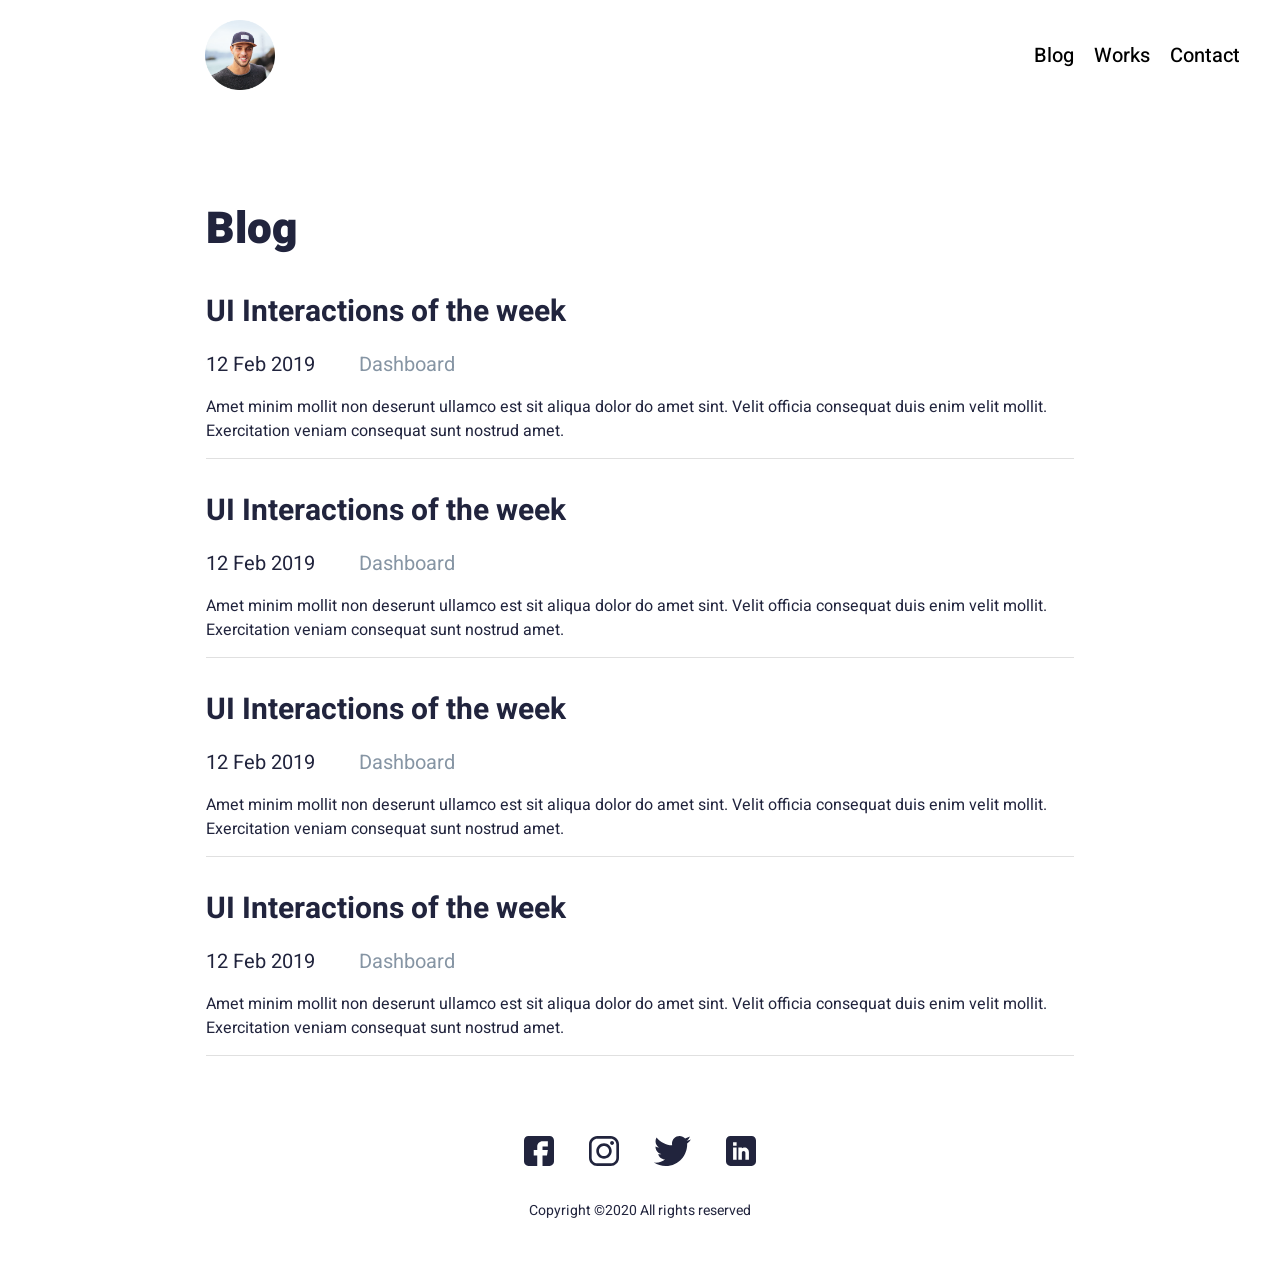
<file: blog.html>
<!DOCTYPE html>
<html lang="en">

<head>
    <meta charset="UTF-8">
    <meta http-equiv="X-UA-Compatible" content="IE=edge">
    <meta name="viewport" content="width=device-width, initial-scale=1.0">
    <title>Blog</title>
    <link rel="stylesheet" href="css/blog.css">
    <link rel="stylesheet" href="css/blog-media.css">
</head>

<body>
    <header>
        <div class="header_logo">
            <img src="images/Ellipse 1.png" alt="logo">
        </div>
        <div class="header_burger">
            <span></span>
        </div>
            <nav>
                <ul>
                    <li>
                        <a href="blog.html">Blog</a>
                    </li>
                    <li>
                        <a href="works.html">Works</a>
                    </li>
                    <li>
                        <a href="index.html">Contact</a>
                    </li>
                </ul>
            </nav>
    </header>

   <main>
    <section class="Featured-works">
        <div class="container">
            <h4> Blog</h4>
            <article>
                <div class="article-description">
                    <h6>UI Interactions of the week</h6>
                    <span class="date">12 Feb 2019</span>
                    <span class="grey">Dashboard</span>
                    <p>Amet minim mollit non deserunt ullamco est sit aliqua dolor do amet sint. Velit officia consequat duis enim velit mollit. Exercitation veniam consequat sunt nostrud amet.</p>
                </div>
            </article>
            <article>
                <div class="article-description">
                    <h6>UI Interactions of the week</h6>
                    <span class="date">12 Feb 2019</span>
                    <span class="grey">Dashboard</span>
                    <p>Amet minim mollit non deserunt ullamco est sit aliqua dolor do amet sint. Velit officia consequat duis enim velit mollit. Exercitation veniam consequat sunt nostrud amet.</p>
                </div>
            </article>
            <article>
                <div class="article-description">
                    <h6>UI Interactions of the week</h6>
                    <span class="date">12 Feb 2019</span>
                    <span class="grey">Dashboard</span>
                    <p>Amet minim mollit non deserunt ullamco est sit aliqua dolor do amet sint. Velit officia consequat duis enim velit mollit. Exercitation veniam consequat sunt nostrud amet.</p>
                </div>
            </article>
            <article>
                <div class="article-description">
                    <h6>UI Interactions of the week</h6>
                    <span class="date">12 Feb 2019</span>
                    <span class="grey">Dashboard</span>
                    <p>Amet minim mollit non deserunt ullamco est sit aliqua dolor do amet sint. Velit officia consequat duis enim velit mollit. Exercitation veniam consequat sunt nostrud amet.</p>
                </div>
            </article>
          
    </section>
   </main>

   <footer>
    <div class="container">
        <ul>
            <li><a href="#">
                <img src="images/fb.svg" alt="Facebook">
            </a></li>
            <li><a href="#">
                <img src="images/insta.svg" alt="Instagram">
            </a></li>
            <li><a href="#">
                <img src="images/twitter (2).svg" alt="Twitter">
            </a></li>
            <li><a href="#">
                <img src="images/Linkedin.svg" alt="Linkedin">
            </a></li>
        </ul>
        <p>Copyright ©2020 All rights reserved </p>
    </div>
  </footer>

  <script src="https://code.jquery.com/jquery-3.7.0.js" integrity="sha256-JlqSTELeR4TLqP0OG9dxM7yDPqX1ox/HfgiSLBj8+kM=" crossorigin="anonymous"></script>
  <script src="js/script.js"></script>

  
</body>

</html>
</file>
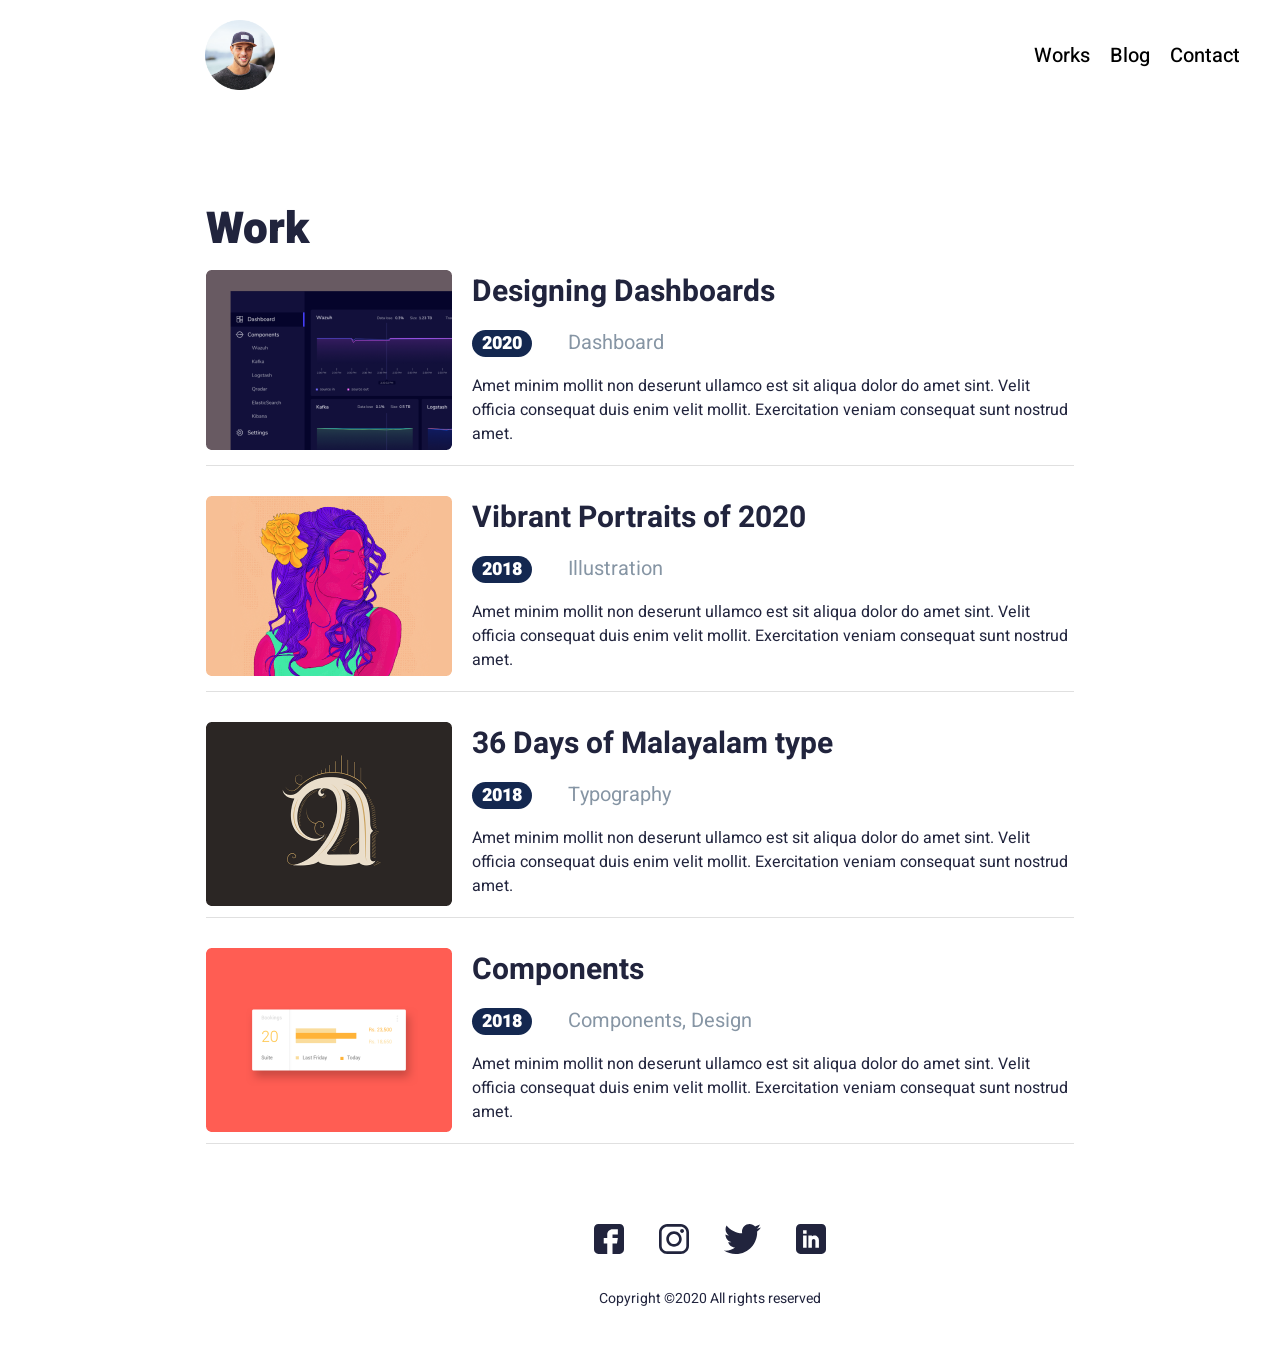
<file: works.html>
<!DOCTYPE html>
<html lang="en">
<head>
    <meta charset="UTF-8">
    <meta http-equiv="X-UA-Compatible" content="IE=edge">
    <meta name="viewport" content="width=device-width, initial-scale=1.0">
    <title>Works</title>
    <link rel="stylesheet" href="css/works.css">
    <link rel="stylesheet" href="css/works-media.css">
</head>
<body>
    <header>
        <div class="header_logo">
            <img src="images/Ellipse 1.png" alt="logo">
        </div>
        <div class="header_burger">
            <span></span>
        </div>
            <nav>
                <ul>
                    <li>
                        <a href="works.html">Works</a>
                    </li>
                    <li>
                        <a href="blog.html">Blog</a>
                    </li>
                    <li>
                        <a href="index.html">Contact</a>
                    </li>
                </ul>
            </nav>
    </header>

    <main>
        <section class="Featured-works">
            <div class="container">
                <h4> Work</h4>
                <article class="mobile">
                    <div class="article-pic">
                        <img src="images/Rectangle 30 (1).png" alt="photo">
                    </div>
                    <div class="article-description">
                        <h6>Designing Dashboards</h6>
                        <span class="years">2020</span>
                        <span class="grey">Dashboard</span>
                        <p>Amet minim mollit non deserunt ullamco est sit aliqua dolor do amet sint. Velit officia consequat duis enim velit mollit. Exercitation veniam consequat sunt nostrud amet.</p>
                    </div>
                </article>
                <article class="mobile">
                    <div class="article-pic">
                        <img src="images/Rectangle 32.png" alt="photo">
                    </div>
                    <div class="article-description">
                        <h6>Vibrant Portraits of 2020</h6>
                        <span class="years">2018</span>
                        <span class="grey">Illustration</span>
                        <p>Amet minim mollit non deserunt ullamco est sit aliqua dolor do amet sint. Velit officia consequat duis enim velit mollit. Exercitation veniam consequat sunt nostrud amet.</p>
                    </div>
                </article>
                <article class="mobile">
                    <div class="article-pic">
                        <img src="images/Rectangle 34.png" alt="photo">
                    </div>
                    <div class="article-description">
                        <h6>36 Days of Malayalam type</h6>
                        <span class="years">2018</span>
                        <span class="grey">Typography</span>
                        <p>Amet minim mollit non deserunt ullamco est sit aliqua dolor do amet sint. Velit officia consequat duis enim velit mollit. Exercitation veniam consequat sunt nostrud amet.</p>
                    </div>
                </article>
                <article class="mobile">
                    <div class="article-pic">
                        <img src="images/Rectangle 40.png" alt="photo">
                    </div>
                    <div class="article-description">
                        <h6>Components</h6>
                        <span class="years">2018</span>
                        <span class="grey">Components, Design</span>
                        <p>Amet minim mollit non deserunt ullamco est sit aliqua dolor do amet sint. Velit officia consequat duis enim velit mollit. Exercitation veniam consequat sunt nostrud amet.</p>
                    </div>
                </article>
            </div>
        </section>
    </main>

   <footer>
        <div class="container">
            <ul>
                <li><a href="#">
                    <img src="images/fb.svg" alt="Facebook">
                </a></li>
                <li><a href="#">
                    <img src="images/insta.svg" alt="Instagram">
                </a></li>
                <li><a href="#">
                    <img src="images/twitter (2).svg" alt="Twitter">
                </a></li>
                <li><a href="#">
                    <img src="images/Linkedin.svg" alt="Linkedin">
                </a></li>
            </ul>
            <p>Copyright ©2020 All rights reserved </p>
        </div>
      </footer>

      <script src="https://code.jquery.com/jquery-3.7.0.js" integrity="sha256-JlqSTELeR4TLqP0OG9dxM7yDPqX1ox/HfgiSLBj8+kM=" crossorigin="anonymous"></script>
      <script src="js/script.js"></script>
  
    
</body>
</html>
</file>
<file: css/blog.css>
@import url("https://fonts.googleapis.com/css2?family=Heebo:wght@400;500;700&display=swap");
.Featured-works .container article .article-description .grey {
  color: var(--light, #8695A4);
  font-family: "Heebo", sans-serif;
  font-size: 20px;
  font-style: normal;
  font-weight: 400;
  line-height: normal;
}

* {
  margin: 0;
  padding: 0;
  box-sizing: border-box;
}

.container {
  max-width: 868px;
  margin: auto;
}

header {
  max-width: 1200px;
  margin: auto;
  display: flex;
  justify-content: space-between;
  align-items: center;
  padding: 20px 0 20px 165px;
}
header .header_logo {
  max-width: 70px;
  max-height: 70px;
}
header .header_logo img {
  display: block;
  max-width: 100%;
}
header nav ul {
  display: flex;
  list-style: none;
}
header nav ul li {
  margin-right: 20px;
}
header nav ul li:last-child {
  margin-right: 0px;
}
header nav ul li a {
  text-decoration: none;
  color: #000;
  text-align: right;
  font-family: "Heebo", sans-serif;
  font-size: 20px;
  font-style: normal;
  font-weight: 500;
  line-height: normal;
  transition: 0.2s ease-in-out;
}
header nav ul li a:hover {
  color: #FF6464;
}

.Featured-works {
  padding: 90px 0 0 0;
}
.Featured-works .container h4 {
  color: var(--dark-color, #21243D);
  font-family: Heebo;
  font-size: 44px;
  font-style: normal;
  font-weight: 900;
  line-height: 60px;
  margin-bottom: 30px;
}
.Featured-works .container article {
  display: flex;
  padding: 0 0 15px 0;
  border-bottom: 1px solid #E0E0E0;
  margin-bottom: 30px;
}
.Featured-works .container article .article-description h6 {
  color: var(--dark-color, #21243D);
  font-family: "Heebo", sans-serif;
  font-size: 30px;
  font-style: normal;
  font-weight: 700;
  line-height: normal;
  margin-bottom: 16px;
}
.Featured-works .container article .article-description .date {
  color: var(--dark-color, #21243D);
  font-family: "Heebo", sans-serif;
  font-size: 20px;
  font-style: normal;
  font-weight: 400;
  line-height: normal;
  margin-right: 40px;
  margin-bottom: 16px;
  display: inline-block;
}
.Featured-works .container article .article-description p {
  color: var(--dark-color, #21243D);
  font-family: "Heebo", sans-serif;
  font-size: 16px;
  font-style: normal;
  font-weight: 400;
  line-height: normal;
}

footer {
  padding: 50px 0;
}
footer .container {
  display: flex;
  flex-direction: column;
  align-items: center;
}
footer .container ul {
  list-style: none;
  display: flex;
  margin-bottom: 30px;
}
footer .container ul li {
  margin-right: 35px;
  transition: 0.2s ease-in;
}
footer .container ul li:hover {
  transform: scale(1.03, 1.03);
}
footer .container ul li:last-of-type {
  margin-right: 0;
}
footer .container p {
  color: var(--dark, #21243D);
  text-align: center;
  font-family: "Heebo", sans-serif;
  font-size: 14px;
  font-style: normal;
  font-weight: 400;
  line-height: normal;
}/*# sourceMappingURL=blog.css.map */
</file>
<file: css/blog-media.css>
@media (max-width: 1200px) {
    header{
        padding: 20px 12px 20px 12px;
        max-width: 868px;
        margin: auto;
    }
    .container{
        padding: 0 12px;
    }
    .Featured-works{
        padding-top: 40px;
    }
}

@media (max-width: 767px) {
    
    body.lock{
        overflow: hidden;
    }
    header{
        padding: 0px;
    }
    header .header_logo{
        position: relative;
        z-index: 2;
        margin-left: 12px;
        margin-top: 12px;
    }
    header  nav{
        position: fixed;
        width: 100%;
        background-color: #FF6464;
        top: -100%;
        transition: 0.5s ease-in-out;
    }
    header  nav ul{
        text-align: center;
        display: flex;
        flex-direction: column;
        align-items: center;
    }
    header  nav ul li{
        margin-right: 0;
        margin-bottom: 30px;
    }
    header  nav.active{
        height: 100%;
        top: 0px;
        padding: 150px;
    }
    header .header_burger{
        width: 30px;
        height: 20px;
        display: block;
        position: relative;
        z-index: 2;
        margin-right: 12px;
    }
    header .header_burger span{
        width: 100%;
        height: 2px;
        background-color: black;
        position: absolute;
        top: 9px;
    }
    header .header_burger:before,
    header .header_burger::after{
        content: "";
        position: absolute;
        width: 100%;
        height: 2px;
        background-color: black;
        transition: 0.2s ease-in;
    }
    header .header_burger:before{
        top: 0px;
    }
    header .header_burger::after{
        bottom: 0px;
    }
    header .header_burger.active:before{
        top: 9px;
        transform: rotate(45deg);
    }
    header .header_burger.active::after{
        bottom: 9px;
        transform: rotate(-45deg);
    }
    header .header_burger.active span{
        transform: scale(0);
    }
    .Featured-works .container h4{
        text-align: center;
    }
}
</file>
<file: css/works.css>
@import url("https://fonts.googleapis.com/css2?family=Heebo:wght@400;500;700&display=swap");
.Featured-works .container article .article-description .years {
  color: #FFF;
  font-family: "Heebo", sans-serif;
  font-size: 18px;
  font-style: normal;
  font-weight: 900;
  line-height: 60px;
  border-radius: 16px;
  background: #142850;
  padding: 0px 10px;
  margin-bottom: 22px;
  margin-right: 32px;
}

.Featured-works .container article .article-description .grey {
  color: var(--light, #8695A4);
  font-family: "Heebo", sans-serif;
  font-size: 20px;
  font-style: normal;
  font-weight: 400;
  line-height: normal;
}

* {
  margin: 0;
  padding: 0;
  box-sizing: border-box;
}

.container {
  max-width: 868px;
  margin: auto;
}

header {
  max-width: 1200px;
  margin: auto;
  display: flex;
  justify-content: space-between;
  align-items: center;
  padding: 20px 0 20px 165px;
}
header .header_logo {
  max-width: 70px;
  max-height: 70px;
}
header .header_logo img {
  display: block;
  max-width: 100%;
}
header nav ul {
  display: flex;
  list-style: none;
}
header nav ul li {
  margin-right: 20px;
}
header nav ul li:last-child {
  margin-right: 0px;
}
header nav ul li a {
  text-decoration: none;
  color: #000;
  text-align: right;
  font-family: "Heebo", sans-serif;
  font-size: 20px;
  font-style: normal;
  font-weight: 500;
  line-height: normal;
  transition: 0.2s ease-in-out;
}
header nav ul li a:hover {
  color: #FF6464;
}

.Featured-works {
  padding: 90px 0 0 0;
}
.Featured-works .container h4 {
  color: var(--dark-color, #21243D);
  font-family: Heebo;
  font-size: 44px;
  font-style: normal;
  font-weight: 900;
  line-height: 60px;
  margin-bottom: 10px;
}
.Featured-works .container article {
  display: flex;
  padding: 0 0 15px 0;
  border-bottom: 1px solid #E0E0E0;
  margin-bottom: 30px;
}
.Featured-works .container article .article-pic {
  margin-right: 20px;
  max-width: 246px;
  max-height: 180px;
}
.Featured-works .container article .article-pic img {
  display: block;
}
.Featured-works .container article .article-description h6 {
  color: var(--dark-color, #21243D);
  font-family: "Heebo", sans-serif;
  font-size: 30px;
  font-style: normal;
  font-weight: 700;
  line-height: normal;
  margin-bottom: 0px;
}
.Featured-works .container article .article-description p {
  color: var(--dark-color, #21243D);
  font-family: "Heebo", sans-serif;
  font-size: 16px;
  font-style: normal;
  font-weight: 400;
  line-height: normal;
}

footer {
  padding: 50px 0;
}
footer .container {
  display: flex;
  flex-direction: column;
  align-items: center;
}
footer .container ul {
  list-style: none;
  display: flex;
  position: relative;
  left: 70px;
  margin-bottom: 30px;
}
footer .container ul li {
  margin-right: 35px;
  transition: 0.2s ease-in;
}
footer .container ul li:hover {
  transform: scale(1.03, 1.03);
}
footer .container ul li:last-of-type {
  margin-right: 0;
}
footer .container p {
  color: var(--dark, #21243D);
  text-align: center;
  font-family: "Heebo", sans-serif;
  font-size: 14px;
  font-style: normal;
  font-weight: 400;
  line-height: normal;
  position: relative;
  left: 70px;
}/*# sourceMappingURL=works.css.map */
</file>
<file: css/works-media.css>
@media (max-width: 1200px) {
    header{
        padding: 20px 12px 20px 12px;
        max-width: 868px;
        margin: auto;
    }
    .container{
        padding: 0 12px;
    }
}

@media (max-width: 767px) {
    body.lock{
        overflow: hidden;
    }
    header{
        padding: 0px;
    }
    header .header_logo{
        position: relative;
        z-index: 2;
        margin-left: 12px;
        margin-top: 12px;
    }
    header  nav{
        position: fixed;
        width: 100%;
        background-color: #FF6464;
        top: -100%;
        transition: 0.5s ease-in-out;
    }
    header  nav ul{
        text-align: center;
        display: flex;
        flex-direction: column;
        align-items: center;
    }
    header  nav ul li{
        margin-right: 0;
        margin-bottom: 30px;
    }
    header  nav.active{
        height: 100%;
        top: 0px;
        padding: 150px;
    }
    header .header_burger{
        width: 30px;
        height: 20px;
        display: block;
        position: relative;
        z-index: 2;
        margin-right: 12px;
    }
    header .header_burger span{
        width: 100%;
        height: 2px;
        background-color: black;
        position: absolute;
        top: 9px;
    }
    header .header_burger:before,
    header .header_burger::after{
        content: "";
        position: absolute;
        width: 100%;
        height: 2px;
        background-color: black;
        transition: 0.2s ease-in;
    }
    header .header_burger:before{
        top: 0px;
    }
    header .header_burger::after{
        bottom: 0px;
    }
    header .header_burger.active:before{
        top: 9px;
        transform: rotate(45deg);
    }
    header .header_burger.active::after{
        bottom: 9px;
        transform: rotate(-45deg);
    }
    header .header_burger.active span{
        transform: scale(0);
    }

    .Featured-works{
       
    }
    .Featured-works .container{
        display: flex;
        flex-direction: column;
        align-items: center;
    }
    .Featured-works .container .mobile{
        display: block;
        display: flex;
        flex-direction: column;
        align-items: center;
    }
    .Featured-works .container .mobile .article-pic{
        margin-right: 0;
        margin-bottom: 20px;
    }
    .Featured-works .container .mobile .article-description{
        text-align: center;
    }
    footer .container ul{
        position: inherit;
    }
    footer .container p{
        position: inherit;
    }
}
</file>
